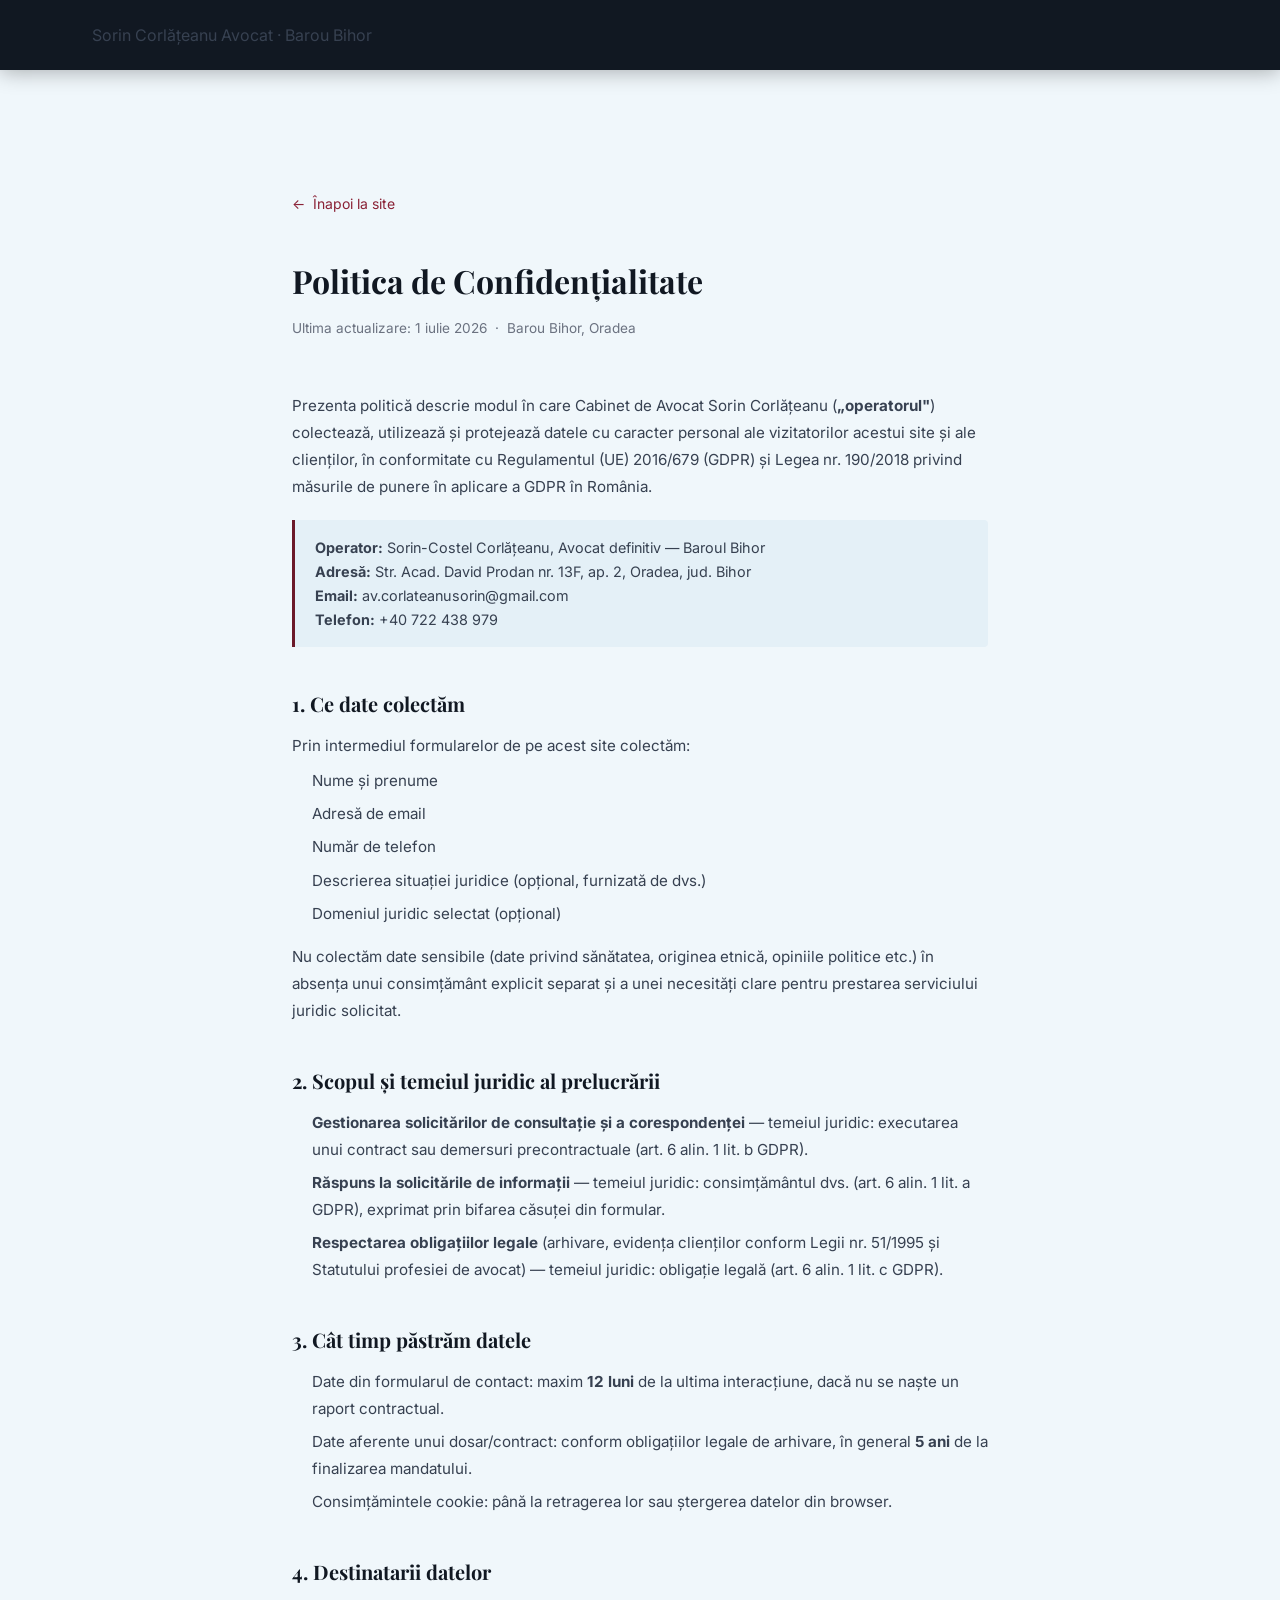
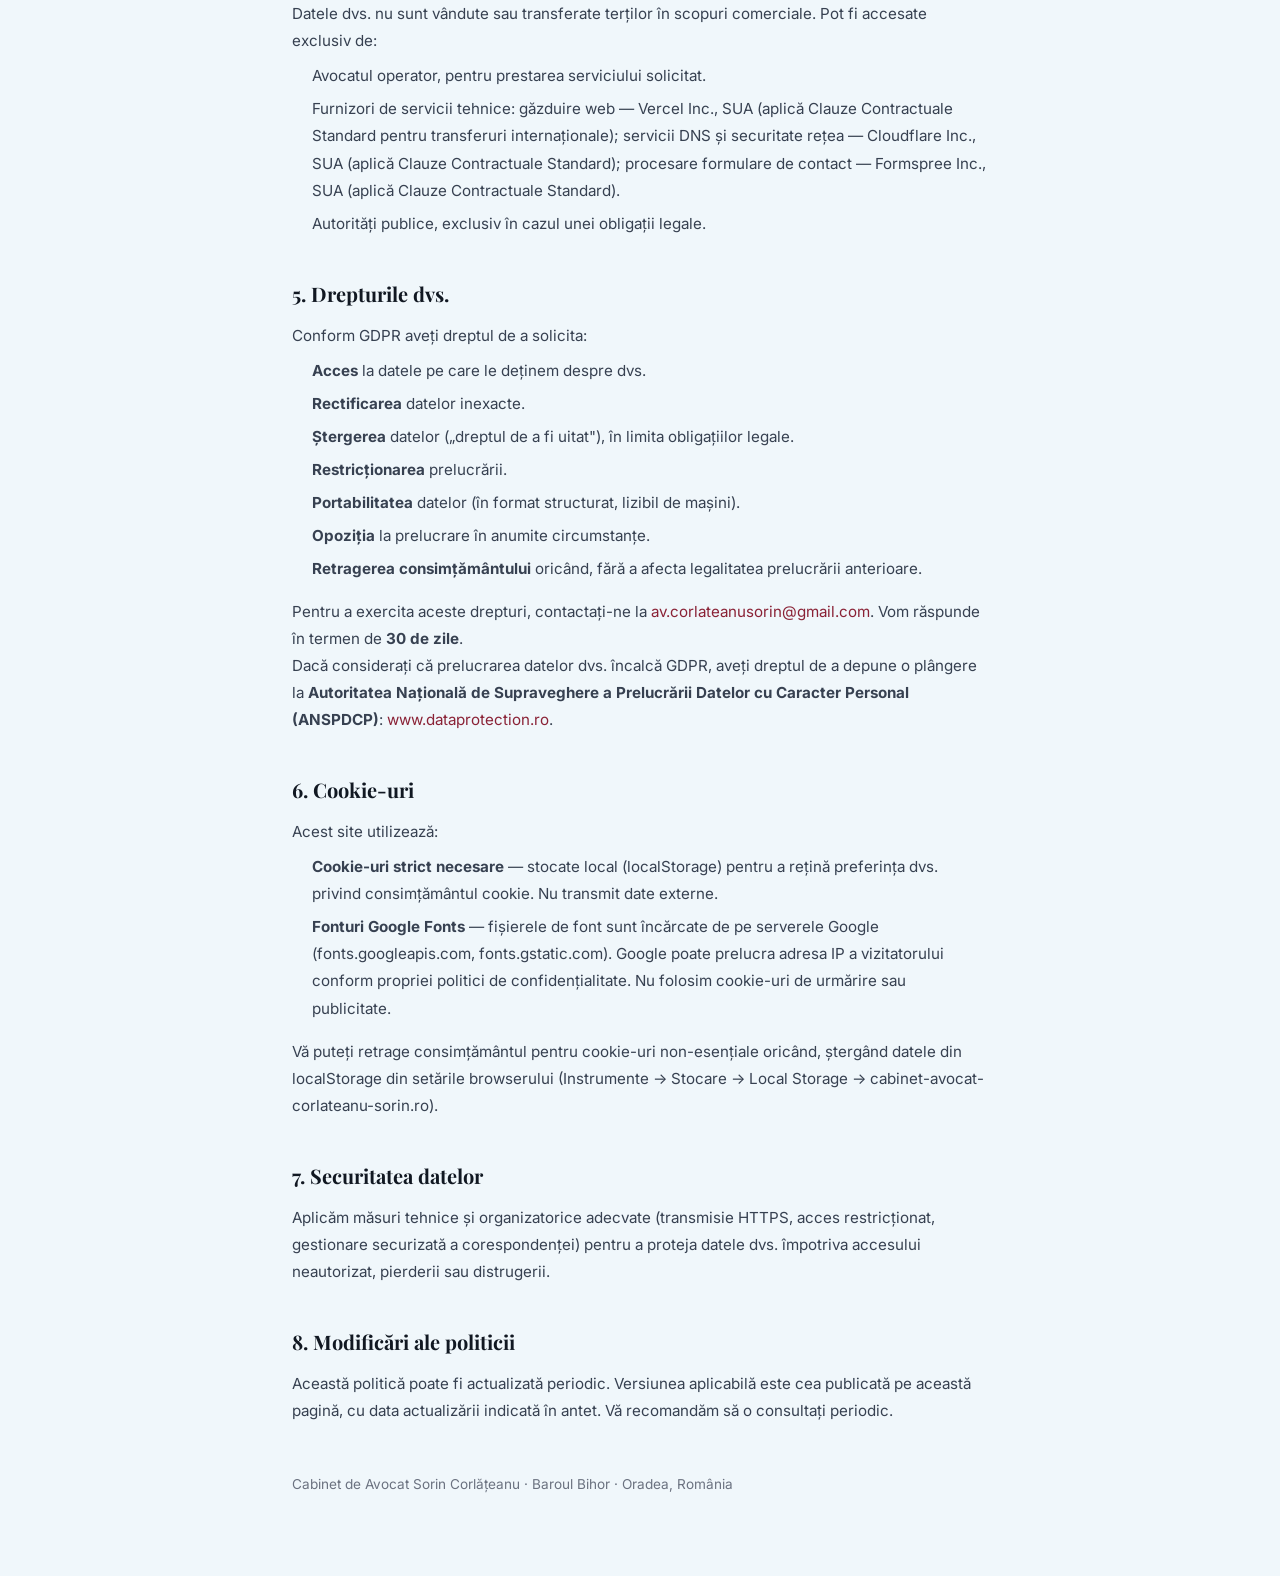
<file: politica-confidentialitate.html>
<!DOCTYPE html>
<html lang="ro">
<head>
  <meta charset="UTF-8">
  <meta name="viewport" content="width=device-width, initial-scale=1.0">
  <meta name="robots" content="noindex, follow">
  <title>Politica de Confidențialitate — Av. Sorin Corlățeanu</title>
  <link rel="preconnect" href="https://fonts.googleapis.com">
  <link rel="preconnect" href="https://fonts.gstatic.com" crossorigin>
  <link href="https://fonts.googleapis.com/css2?family=Playfair+Display:ital,wght@0,400;0,600;0,700;1,400&family=Inter:wght@300;400;500;600&display=swap" rel="stylesheet">
  <link rel="stylesheet" href="css/style.css">
  <style>
    .policy-page { max-width: 760px; margin: 0 auto; padding: 120px 32px 80px; }
    .policy-page h1 { font-family: var(--serif); font-size: 2rem; color: var(--text-1); margin-bottom: 8px; }
    .policy-page .meta { font-size: 0.85rem; color: var(--text-3); margin-bottom: 52px; }
    .policy-page h2 { font-family: var(--serif); font-size: 1.25rem; color: var(--text-1); margin: 40px 0 12px; }
    .policy-page p, .policy-page li { font-size: 0.95rem; line-height: 1.78; color: var(--text-2); }
    .policy-page ul { padding-left: 20px; margin: 8px 0 16px; }
    .policy-page li { margin-bottom: 6px; }
    .policy-page a { color: var(--gold-mid); }
    .policy-page a:hover { color: var(--gold-light); }
    .back-link { display: inline-flex; align-items: center; gap: 8px; font-size: 0.875rem; color: var(--text-3); text-decoration: none; margin-bottom: 40px; }
    .back-link:hover { color: var(--gold-mid); }
    .back-link::before { content: '←'; }
    .highlight-box { background: var(--bg-alt); border-left: 3px solid var(--gold); border-radius: 0 var(--r-sm) var(--r-sm) 0; padding: 16px 20px; margin: 20px 0; font-size: 0.9rem; color: var(--text-2); }
  </style>
</head>
<body>
  <nav class="navbar scrolled" style="position:relative;">
    <div class="nav-container">
      <a href="index.html" class="nav-brand">
        <span class="brand-name">Sorin Corlățeanu</span>
        <span class="brand-subtitle">Avocat · Barou Bihor</span>
      </a>
    </div>
  </nav>

  <main class="policy-page">
    <a href="index.html" class="back-link">Înapoi la site</a>

    <h1>Politica de Confidențialitate</h1>
    <p class="meta">Ultima actualizare: 1 iulie 2026 &nbsp;·&nbsp; Barou Bihor, Oradea</p>

    <p>
      Prezenta politică descrie modul în care Cabinet de Avocat Sorin Corlățeanu
      (<strong>„operatorul"</strong>) colectează, utilizează și protejează datele cu caracter
      personal ale vizitatorilor acestui site și ale clienților, în conformitate cu
      Regulamentul (UE) 2016/679 (GDPR) și Legea nr. 190/2018 privind măsurile de punere în aplicare a GDPR în România.
    </p>

    <div class="highlight-box">
      <strong>Operator:</strong> Sorin-Costel Corlățeanu, Avocat definitiv — Baroul Bihor<br>
      <strong>Adresă:</strong> Str. Acad. David Prodan nr. 13F, ap. 2, Oradea, jud. Bihor<br>
      <strong>Email:</strong> av.corlateanusorin@gmail.com<br>
      <strong>Telefon:</strong> +40 722 438 979
    </div>

    <h2>1. Ce date colectăm</h2>
    <p>Prin intermediul formularelor de pe acest site colectăm:</p>
    <ul>
      <li>Nume și prenume</li>
      <li>Adresă de email</li>
      <li>Număr de telefon</li>
      <li>Descrierea situației juridice (opțional, furnizată de dvs.)</li>
      <li>Domeniul juridic selectat (opțional)</li>
    </ul>
    <p>
      Nu colectăm date sensibile (date privind sănătatea, originea etnică, opiniile politice etc.)
      în absența unui consimțământ explicit separat și a unei necesități clare pentru prestarea
      serviciului juridic solicitat.
    </p>

    <h2>2. Scopul și temeiul juridic al prelucrării</h2>
    <ul>
      <li>
        <strong>Gestionarea solicitărilor de consultație și a corespondenței</strong> —
        temeiul juridic: executarea unui contract sau demersuri precontractuale
        (art. 6 alin. 1 lit. b GDPR).
      </li>
      <li>
        <strong>Răspuns la solicitările de informații</strong> —
        temeiul juridic: consimțământul dvs. (art. 6 alin. 1 lit. a GDPR),
        exprimat prin bifarea căsuței din formular.
      </li>
      <li>
        <strong>Respectarea obligațiilor legale</strong> (arhivare, evidența clienților conform
        Legii nr. 51/1995 și Statutului profesiei de avocat) —
        temeiul juridic: obligație legală (art. 6 alin. 1 lit. c GDPR).
      </li>
    </ul>

    <h2>3. Cât timp păstrăm datele</h2>
    <ul>
      <li>Date din formularul de contact: maxim <strong>12 luni</strong> de la ultima interacțiune, dacă nu se naște un raport contractual.</li>
      <li>Date aferente unui dosar/contract: conform obligațiilor legale de arhivare, în general <strong>5 ani</strong> de la finalizarea mandatului.</li>
      <li>Consimțămintele cookie: până la retragerea lor sau ștergerea datelor din browser.</li>
    </ul>

    <h2>4. Destinatarii datelor</h2>
    <p>
      Datele dvs. nu sunt vândute sau transferate terților în scopuri comerciale.
      Pot fi accesate exclusiv de:
    </p>
    <ul>
      <li>Avocatul operator, pentru prestarea serviciului solicitat.</li>
      <li>Furnizori de servicii tehnice: găzduire web — Vercel Inc., SUA (aplică Clauze Contractuale Standard pentru transferuri internaționale); servicii DNS și securitate rețea — Cloudflare Inc., SUA (aplică Clauze Contractuale Standard); procesare formulare de contact — Formspree Inc., SUA (aplică Clauze Contractuale Standard).</li>
      <li>Autorități publice, exclusiv în cazul unei obligații legale.</li>
    </ul>

    <h2>5. Drepturile dvs.</h2>
    <p>Conform GDPR aveți dreptul de a solicita:</p>
    <ul>
      <li><strong>Acces</strong> la datele pe care le deținem despre dvs.</li>
      <li><strong>Rectificarea</strong> datelor inexacte.</li>
      <li><strong>Ștergerea</strong> datelor („dreptul de a fi uitat"), în limita obligațiilor legale.</li>
      <li><strong>Restricționarea</strong> prelucrării.</li>
      <li><strong>Portabilitatea</strong> datelor (în format structurat, lizibil de mașini).</li>
      <li><strong>Opoziția</strong> la prelucrare în anumite circumstanțe.</li>
      <li><strong>Retragerea consimțământului</strong> oricând, fără a afecta legalitatea prelucrării anterioare.</li>
    </ul>
    <p>
      Pentru a exercita aceste drepturi, contactați-ne la
      <a href="mailto:av.corlateanusorin@gmail.com">av.corlateanusorin@gmail.com</a>.
      Vom răspunde în termen de <strong>30 de zile</strong>.
    </p>
    <p>
      Dacă considerați că prelucrarea datelor dvs. încalcă GDPR, aveți dreptul de a depune o
      plângere la <strong>Autoritatea Națională de Supraveghere a Prelucrării Datelor cu Caracter Personal (ANSPDCP)</strong>:
      <a href="https://www.dataprotection.ro" target="_blank" rel="noopener">www.dataprotection.ro</a>.
    </p>

    <h2 id="cookies">6. Cookie-uri</h2>
    <p>Acest site utilizează:</p>
    <ul>
      <li>
        <strong>Cookie-uri strict necesare</strong> — stocate local (localStorage) pentru a rețină
        preferința dvs. privind consimțământul cookie. Nu transmit date externe.
      </li>
      <li>
        <strong>Fonturi Google Fonts</strong> — fișierele de font sunt încărcate de pe serverele
        Google (fonts.googleapis.com, fonts.gstatic.com). Google poate prelucra adresa IP a
        vizitatorului conform propriei politici de confidențialitate. Nu folosim cookie-uri
        de urmărire sau publicitate.
      </li>
    </ul>
    <p>
      Vă puteți retrage consimțământul pentru cookie-uri non-esențiale oricând,
      ștergând datele din localStorage din setările browserului (Instrumente → Stocare →
      Local Storage → cabinet-avocat-corlateanu-sorin.ro).
    </p>

    <h2>7. Securitatea datelor</h2>
    <p>
      Aplicăm măsuri tehnice și organizatorice adecvate (transmisie HTTPS, acces restricționat,
      gestionare securizată a corespondenței) pentru a proteja datele dvs. împotriva
      accesului neautorizat, pierderii sau distrugerii.
    </p>

    <h2>8. Modificări ale politicii</h2>
    <p>
      Această politică poate fi actualizată periodic. Versiunea aplicabilă este cea publicată
      pe această pagină, cu data actualizării indicată în antet. Vă recomandăm să o consultați
      periodic.
    </p>

    <p style="margin-top: 48px; font-size: 0.85rem; color: var(--text-3);">
      Cabinet de Avocat Sorin Corlățeanu · Baroul Bihor · Oradea, România
    </p>
  </main>
</body>
</html>
</file>
<file: css/style.css>
/* ============================================================
   VARIABILE & RESET
   ============================================================ */
:root {
  /* Fundal */
  --bg-page:    #f0f7fb;      /* albastru marin foarte deschis */
  --bg-alt:     #e4f0f7;      /* ușor mai adânc — secțiuni alternante */
  --bg-dark:    #111822;      /* nav + footer */
  --bg-card:    #ffffff;      /* carduri albe pe fundal albastru — contrast curat */

  /* Accent — bordeaux / vișiniu închis */
  --gold:        #6b1929;
  --gold-mid:    #8a2236;
  --gold-light:  #b03050;
  --gold-alpha:  rgba(107, 25, 41, 0.07);
  --gold-border: rgba(107, 25, 41, 0.16);

  /* Text */
  --text-1:  #111822;         /* titluri */
  --text-2:  #374151;         /* corp de text */
  --text-3:  #6b7280;         /* text secundar */
  --text-inv:#f0ece3;         /* text pe fundal închis */

  /* Borduri */
  --border:      #e4ddd1;
  --border-dark: #cdc5b5;

  /* Stare */
  --success: #2d6e4a;
  --warning: #9a5818;

  /* Dimensiuni */
  --r-sm:  4px;
  --r-md:  8px;
  --r-lg:  14px;
  --r-xl:  20px;

  --shadow-card:  0 2px 18px rgba(0,0,0,0.07);
  --shadow-hover: 0 4px 28px rgba(0,0,0,0.12);

  --serif: 'Playfair Display', Georgia, 'Times New Roman', serif;
  --sans:  'Inter', system-ui, -apple-system, sans-serif;

  --ease: 0.25s ease;
  --nav-h: 70px;
}

*, *::before, *::after { box-sizing: border-box; margin: 0; padding: 0; }
html { scroll-behavior: smooth; font-size: 16px; }
body {
  background: var(--bg-page);
  color: var(--text-2);
  font-family: var(--sans);
  line-height: 1.65;
  overflow-x: hidden;
}
a { color: inherit; text-decoration: none; }
ul { list-style: none; }
img { max-width: 100%; display: block; }
button { cursor: pointer; border: none; background: none; font-family: inherit; color: inherit; }
input, textarea, select { font-family: inherit; }

/* ============================================================
   LAYOUT
   ============================================================ */
.container {
  max-width: 1160px;
  margin: 0 auto;
  padding: 0 32px;
}
.section { padding: 96px 0; }

.section-header {
  text-align: center;
  max-width: 660px;
  margin: 0 auto 64px;
}
.section-label {
  display: block;
  font-size: 0.7rem;
  font-weight: 600;
  letter-spacing: 0.22em;
  text-transform: uppercase;
  color: var(--gold-mid);
  margin-bottom: 14px;
}
.section-title {
  font-family: var(--serif);
  font-size: clamp(1.8rem, 3.4vw, 2.5rem);
  font-weight: 600;
  color: var(--text-1);
  line-height: 1.24;
  margin-bottom: 18px;
}
.section-title em { font-style: italic; color: var(--gold-mid); }
.section-title .accent-plain { font-style: normal; color: var(--gold-mid); }
.section-subtitle { color: var(--text-3); font-size: 1rem; line-height: 1.75; }

/* ============================================================
   BUTOANE
   ============================================================ */
.btn {
  display: inline-flex;
  align-items: center;
  gap: 9px;
  padding: 13px 30px;
  border-radius: var(--r-sm);
  font-size: 0.875rem;
  font-weight: 500;
  letter-spacing: 0.04em;
  transition: background var(--ease), color var(--ease), border-color var(--ease);
  cursor: pointer;
  white-space: nowrap;
}
.btn-primary {
  background: var(--text-1);
  color: #ffffff;
  border: 2px solid var(--text-1);
}
.btn-primary:hover {
  background: #1e2d40;
  border-color: #1e2d40;
}
.btn-ghost {
  background: transparent;
  color: var(--text-1);
  border: 2px solid var(--border-dark);
}
.btn-ghost:hover {
  border-color: var(--gold);
  color: var(--gold);
}
.btn-full { width: 100%; justify-content: center; }
.btn-sm { padding: 8px 18px; font-size: 0.82rem; }
.optional { font-size: 0.76rem; color: var(--text-3); font-weight: 400; }

/* ============================================================
   NAVIGARE
   ============================================================ */
.navbar {
  position: fixed;
  top: 0; left: 0; right: 0;
  z-index: 900;
  height: var(--nav-h);
  background: var(--bg-dark);
}
.navbar.scrolled {
  box-shadow: 0 2px 20px rgba(0,0,0,0.3);
}
.nav-container {
  max-width: 1160px;
  margin: 0 auto;
  padding: 0 32px;
  height: 100%;
  display: flex;
  align-items: center;
  justify-content: space-between;
}
.nav-logo { display: flex; align-items: center; gap: 13px; }
.logo-initials {
  width: 38px; height: 38px;
  border: 1px solid var(--gold-light);
  border-radius: 50%;
  display: flex; align-items: center; justify-content: center;
  font-family: var(--serif);
  font-size: 0.78rem;
  color: var(--gold-light);
  font-weight: 600;
  flex-shrink: 0;
  letter-spacing: 0.04em;
}
.logo-name {
  font-family: var(--serif);
  font-size: 1rem;
  color: var(--text-inv);
  letter-spacing: 0.03em;
}
.nav-links { display: flex; align-items: center; gap: 2px; }
.nav-link {
  padding: 8px 14px;
  font-size: 0.82rem;
  color: rgba(240,236,227,0.7);
  letter-spacing: 0.03em;
  transition: color var(--ease);
  position: relative;
}
.nav-link::after {
  content: '';
  position: absolute;
  bottom: 2px; left: 14px; right: 14px;
  height: 1px;
  background: var(--gold-light);
  transform: scaleX(0);
  transition: transform var(--ease);
  transform-origin: center;
}
.nav-link:hover, .nav-link.active { color: var(--text-inv); }
.nav-link:hover::after, .nav-link.active::after { transform: scaleX(1); }

.nav-toggle {
  display: none; flex-direction: column; gap: 5px; padding: 8px;
}
.nav-toggle span {
  display: block; width: 23px; height: 1.5px;
  background: var(--text-inv);
  border-radius: 2px;
  transition: var(--ease);
}
.nav-toggle.open span:nth-child(1) { transform: translateY(6.5px) rotate(45deg); }
.nav-toggle.open span:nth-child(2) { opacity: 0; }
.nav-toggle.open span:nth-child(3) { transform: translateY(-6.5px) rotate(-45deg); }

/* ============================================================
   HERO
   ============================================================ */
.hero {
  position: relative;
  min-height: 100vh;
  display: flex;
  flex-direction: column;
  align-items: center;
  justify-content: center;
  background: var(--bg-alt);
  overflow: hidden;
}

/* Linie decorativă stânga */
.hero::before {
  content: '';
  position: absolute;
  left: 72px; top: 18%; bottom: 18%;
  width: 1px;
  background: linear-gradient(to bottom, transparent, var(--gold-border), transparent);
}
/* Linie decorativă dreapta */
.hero::after {
  content: '';
  position: absolute;
  right: 72px; top: 18%; bottom: 18%;
  width: 1px;
  background: linear-gradient(to bottom, transparent, var(--gold-border), transparent);
}

.hero-content {
  position: relative;
  text-align: center;
  padding: 0 40px;
  max-width: 780px;
}
.hero-pretitle {
  font-size: 0.7rem;
  font-weight: 500;
  letter-spacing: 0.3em;
  text-transform: uppercase;
  color: var(--gold-mid);
  margin-bottom: 26px;
}
.hero-name {
  font-family: var(--serif);
  font-size: clamp(2.8rem, 6vw, 4.5rem);
  font-weight: 700;
  line-height: 1.08;
  color: var(--text-1);
  margin-bottom: 26px;
  letter-spacing: -0.01em;
}
.hero-name em { font-style: italic; color: var(--gold-mid); }

.hero-tagline {
  font-size: 1rem;
  color: var(--text-3);
  max-width: 520px;
  margin: 0 auto 44px;
  line-height: 1.8;
}
.hero-actions {
  display: flex;
  align-items: center;
  justify-content: center;
  gap: 14px;
  flex-wrap: wrap;
}

/* Hero meta — info strip sub butoane */
.hero-meta {
  display: flex;
  align-items: center;
  justify-content: center;
  gap: 14px;
  margin-top: 36px;
  flex-wrap: wrap;
}
.hero-meta-item {
  font-size: 0.75rem;
  color: var(--text-3);
  display: flex;
  align-items: center;
  gap: 7px;
  letter-spacing: 0.03em;
}
.hero-meta-item i {
  color: var(--gold-mid);
  font-size: 0.7rem;
}
.hero-meta-sep {
  color: var(--border-dark);
  font-size: 1rem;
  line-height: 1;
  user-select: none;
}

/* Scroll indicator — poziționat absolut, fără conflict de transform */
.hero-scroll-indicator {
  position: absolute;
  bottom: 36px;
  left: 0; right: 0;
  display: flex;
  flex-direction: column;
  align-items: center;
  gap: 8px;
  color: var(--text-3);
  font-size: 0.62rem;
  letter-spacing: 0.2em;
  text-transform: uppercase;
  pointer-events: none;
}
.scroll-line {
  width: 1px;
  height: 44px;
  background: linear-gradient(to bottom, var(--gold-mid), transparent);
  animation: scrollPulse 2.6s ease-in-out infinite;
}
@keyframes scrollPulse {
  0%   { transform: scaleY(0); transform-origin: top; opacity: 0; }
  40%  { opacity: 1; }
  50%  { transform: scaleY(1); transform-origin: top; }
  51%  { transform: scaleY(1); transform-origin: bottom; }
  90%  { opacity: 1; }
  100% { transform: scaleY(0); transform-origin: bottom; opacity: 0; }
}

/* ============================================================
   DESPRE
   ============================================================ */
.despre { background: var(--bg-page); }
.despre-grid {
  display: grid;
  grid-template-columns: 340px 1fr;
  gap: 80px;
  align-items: start;
}
.despre-image-col { position: relative; }
.despre-img {
  width: 100%;
  aspect-ratio: 3 / 4;
  object-fit: cover;
  object-position: center top;
  border-radius: var(--r-lg);
  display: block;
}
.image-placeholder {
  width: 100%;
  aspect-ratio: 3 / 4;
  background: var(--bg-alt);
  border: 1px solid var(--border);
  border-radius: var(--r-lg);
  display: flex; flex-direction: column;
  align-items: center; justify-content: center;
  gap: 16px;
  color: var(--text-3);
}
.image-placeholder i { font-size: 3rem; color: var(--gold-light); opacity: 0.4; }
.image-placeholder span { font-size: 0.75rem; letter-spacing: 0.12em; text-transform: uppercase; }

.despre-badge {
  position: absolute;
  bottom: -20px; right: -20px;
  width: 106px; height: 106px;
  background: var(--text-1);
  border-radius: 50%;
  display: flex; flex-direction: column;
  align-items: center; justify-content: center;
  color: #fff;
}
.badge-number {
  font-family: var(--serif);
  font-size: 1.8rem; font-weight: 700; line-height: 1;
}
.badge-label {
  font-size: 0.56rem; font-weight: 600;
  text-align: center; text-transform: uppercase;
  letter-spacing: 0.07em; margin-top: 5px;
  color: var(--gold-light);
}

.despre-content .section-label,
.despre-content .section-title { text-align: left; }
.despre-text { color: var(--text-3); line-height: 1.82; margin-bottom: 20px; }

.despre-stats {
  display: grid; grid-template-columns: repeat(3, 1fr);
  gap: 0;
  margin: 36px 0;
  border: 1px solid var(--border);
  border-radius: var(--r-md);
  overflow: hidden;
}
.stat {
  text-align: center;
  padding: 22px 16px;
  border-right: 1px solid var(--border);
}
.stat:last-child { border-right: none; }
.stat-number {
  display: block;
  font-family: var(--serif);
  font-size: 2rem; font-weight: 700;
  color: var(--gold-mid);
  line-height: 1; margin-bottom: 6px;
}
.stat-label { font-size: 0.7rem; color: var(--text-3); text-transform: uppercase; letter-spacing: 0.07em; }

.despre-credentials { display: flex; flex-direction: column; gap: 18px; }

/* Limbi de comunicare */
.limbi-section {
  margin-top: 32px;
  padding-top: 28px;
  border-top: 1px solid var(--border);
}
.limbi-title {
  font-size: 0.68rem;
  font-weight: 600;
  letter-spacing: 0.18em;
  text-transform: uppercase;
  color: var(--gold-mid);
  margin-bottom: 18px;
}
.limbi-list { display: flex; flex-direction: column; gap: 14px; }
.limba-item {
  display: grid;
  grid-template-columns: 200px 1fr;
  align-items: center;
  gap: 18px;
}
.limba-name {
  display: block;
  font-size: 0.875rem;
  font-weight: 500;
  color: var(--text-1);
  margin-bottom: 2px;
}
.limba-level { font-size: 0.74rem; color: var(--text-3); }
.limba-bar {
  height: 3px;
  background: var(--border);
  border-radius: 2px;
  overflow: hidden;
}
.limba-fill {
  height: 100%;
  background: linear-gradient(to right, var(--gold-mid), var(--gold-light));
  border-radius: 2px;
}
.credential { display: flex; align-items: flex-start; gap: 14px; }
.credential i { font-size: 1rem; color: var(--gold-mid); margin-top: 3px; flex-shrink: 0; width: 18px; }
.credential strong { display: block; color: var(--text-1); font-size: 0.9rem; margin-bottom: 2px; }
.credential span { font-size: 0.82rem; color: var(--text-3); }

/* ============================================================
   SERVICII
   ============================================================ */
.servicii { background: var(--bg-alt); }
.servicii-grid {
  display: grid; grid-template-columns: repeat(3, 1fr); gap: 20px;
}
/* 2 domenii principale — centrat, mai lat */
.servicii-grid--2 {
  grid-template-columns: repeat(2, 1fr);
  max-width: 760px;
  margin: 0 auto;
}

/* Domeniu complementar */
.servicii-complementare {
  max-width: 760px;
  margin: 28px auto 0;
}
.complementare-label {
  display: block;
  font-size: 0.68rem;
  font-weight: 600;
  letter-spacing: 0.18em;
  text-transform: uppercase;
  color: var(--text-3);
  margin-bottom: 10px;
  padding-left: 2px;
}
.complementare-item {
  display: flex;
  align-items: center;
  gap: 16px;
  background: var(--bg-card);
  border: 1px solid var(--border);
  border-left: 3px solid var(--gold-border);
  border-radius: var(--r-md);
  padding: 16px 20px;
  transition: border-color var(--ease);
}
.complementare-item:hover { border-left-color: var(--gold-mid); }
.complementare-icon {
  width: 36px; height: 36px; flex-shrink: 0;
  background: var(--bg-alt);
  border-radius: var(--r-sm);
  display: flex; align-items: center; justify-content: center;
}
.complementare-icon i { font-size: 0.95rem; color: var(--gold-mid); }
.complementare-text { flex: 1; }
.complementare-text strong { display: block; font-size: 0.9rem; color: var(--text-1); margin-bottom: 3px; }
.complementare-text span { font-size: 0.8rem; color: var(--text-3); line-height: 1.5; }

.serviciu-card {
  background: var(--bg-card);
  border: 1px solid var(--border);
  border-radius: var(--r-lg);
  padding: 36px 28px;
  transition: border-color var(--ease), box-shadow var(--ease);
  display: flex;
  flex-direction: column;
}
.serviciu-card:hover {
  border-color: var(--gold-border);
  box-shadow: var(--shadow-hover);
}
.serviciu-icon {
  width: 48px; height: 48px;
  background: var(--bg-alt);
  border: 1px solid var(--border);
  border-radius: var(--r-md);
  display: flex; align-items: center; justify-content: center;
  margin-bottom: 20px;
  transition: border-color var(--ease), background var(--ease);
}
.serviciu-card:hover .serviciu-icon {
  background: var(--gold-alpha);
  border-color: var(--gold-border);
}
.serviciu-icon i { font-size: 1.2rem; color: var(--gold-mid); }
.serviciu-card h3 { font-family: var(--serif); font-size: 1.1rem; color: var(--text-1); margin-bottom: 10px; }
.serviciu-card p { font-size: 0.875rem; color: var(--text-3); line-height: 1.72; margin-bottom: 20px; flex: 1; }
.svc-lines { font-size: 0.875rem; color: var(--text-3); line-height: 1.72; margin-bottom: 20px; flex: 1; }
.svc-lines span { display: block; }
.card-link {
  font-size: 0.81rem; color: var(--gold); font-weight: 500;
  display: flex; align-items: center; gap: 7px;
  transition: color var(--ease), gap var(--ease);
}
.card-link:hover { gap: 11px; color: var(--gold-mid); }

/* ============================================================
   SPETE
   ============================================================ */
.spete { background: var(--bg-page); }

.spete-filters {
  display: flex; flex-wrap: wrap; gap: 8px;
  justify-content: center; margin-bottom: 48px;
}
.filter-btn {
  padding: 7px 18px;
  border: 1px solid var(--border);
  border-radius: 100px;
  font-size: 0.8rem; color: var(--text-3);
  background: transparent;
  transition: all var(--ease);
}
.filter-btn:hover { border-color: var(--gold-border); color: var(--gold); }
.filter-btn.active { background: var(--text-1); border-color: var(--text-1); color: #fff; font-weight: 500; }

.spete-grid { display: grid; grid-template-columns: repeat(3, 1fr); gap: 20px; }

.speta-card {
  background: var(--bg-card);
  border: 1px solid var(--border);
  border-radius: var(--r-lg);
  padding: 26px;
  display: flex; flex-direction: column; gap: 14px;
  transition: border-color var(--ease), box-shadow var(--ease);
}
.speta-card:hover { border-color: var(--gold-border); box-shadow: var(--shadow-card); }

.speta-header { display: flex; align-items: center; justify-content: space-between; gap: 8px; }
.speta-badge {
  font-size: 0.66rem; font-weight: 600;
  letter-spacing: 0.07em; text-transform: uppercase;
  padding: 4px 11px; border-radius: 100px;
}
.speta-badge.penal           { background: #fff0f0; color: #b83232; }
.speta-badge.procesual       { background: #eff4ff; color: #3b6fcb; }
.speta-badge.contraventional { background: #fff8ee; color: #9a5010; }
.speta-badge.publicatie      { background: var(--gold-alpha); color: var(--gold-mid); }
.speta-author { font-size: 0.8rem; color: var(--text-3); margin: 10px 0 0; display: flex; align-items: center; gap: 6px; }

.speta-date { font-size: 0.74rem; color: var(--text-3); flex-shrink: 0; }
.speta-title { font-family: var(--serif); font-size: 1rem; color: var(--text-1); line-height: 1.44; }
.speta-summary { font-size: 0.855rem; color: var(--text-3); line-height: 1.72; flex: 1; }
.speta-footer {
  display: flex; align-items: center; justify-content: space-between; gap: 10px;
  padding-top: 14px; border-top: 1px solid var(--border);
}
.speta-result { font-size: 0.75rem; font-weight: 500; display: flex; align-items: center; gap: 6px; }
.result-success { color: var(--success); }
.result-partial { color: var(--warning); }
.speta-btn {
  font-size: 0.79rem; color: var(--gold); font-weight: 500;
  display: flex; align-items: center; gap: 6px;
  transition: color var(--ease), gap var(--ease);
  background: none; border: none; cursor: pointer; white-space: nowrap;
}
.speta-btn:hover { gap: 10px; color: var(--gold-mid); }
.spete-coming-soon {
  text-align: center;
  padding: 52px 24px;
  border: 1px dashed var(--gold-border);
  border-radius: var(--r-lg);
  color: var(--text-3);
}
.spete-coming-soon i {
  font-size: 2rem;
  color: var(--gold-mid);
  opacity: 0.4;
  margin-bottom: 14px;
  display: block;
}
.spete-coming-soon p {
  font-size: 0.92rem;
  font-style: italic;
}
.spete-cta { text-align: center; margin-top: 48px; }

/* ============================================================
   MODAL SPEȚĂ
   ============================================================ */
.modal-overlay {
  position: fixed; inset: 0;
  background: rgba(17,24,34,0.55);
  backdrop-filter: blur(4px);
  z-index: 1000;
  display: none;
  align-items: center; justify-content: center;
  padding: 24px;
}
.modal-overlay.open { display: flex; }
.modal {
  background: var(--bg-card);
  border: 1px solid var(--border);
  border-radius: var(--r-xl);
  padding: 48px 52px;
  max-width: 660px; width: 100%;
  max-height: 88vh; overflow-y: auto;
  position: relative;
  box-shadow: 0 24px 60px rgba(0,0,0,0.2);
}
.modal-close {
  position: absolute; top: 18px; right: 18px;
  width: 34px; height: 34px; border-radius: 50%;
  background: var(--bg-alt); color: var(--text-3);
  display: flex; align-items: center; justify-content: center;
  font-size: 0.88rem;
  transition: all var(--ease);
}
.modal-close:hover { background: var(--text-1); color: #fff; }
.modal-badge-el { display: inline-block; margin-bottom: 16px; }
.modal-title { font-family: var(--serif); font-size: 1.45rem; color: var(--text-1); margin-bottom: 8px; }
.modal-meta { font-size: 0.8rem; color: var(--text-3); margin-bottom: 22px; }
.modal-body { color: var(--text-3); line-height: 1.8; font-size: 0.9rem; }
.modal-body p + p { margin-top: 12px; }
.modal-result-el {
  margin-top: 22px; padding: 14px 16px;
  background: var(--bg-alt);
  border-left: 3px solid var(--gold-mid);
  border-radius: 0 var(--r-sm) var(--r-sm) 0;
  font-size: 0.86rem; color: var(--text-2);
}

/* ============================================================
   PROGRAMARE / CALENDAR
   ============================================================ */
.programare { background: var(--bg-alt); }
.programare-layout {
  display: grid; grid-template-columns: 1fr 1fr;
  gap: 40px; align-items: start;
}
.calendar-col { display: flex; flex-direction: column; gap: 20px; }

.calendar {
  background: var(--bg-card);
  border: 1px solid var(--border);
  border-radius: var(--r-lg);
  padding: 26px;
}
.calendar-header { display: flex; align-items: center; justify-content: space-between; margin-bottom: 22px; }
.cal-nav {
  width: 34px; height: 34px; border-radius: 50%;
  border: 1px solid var(--border); color: var(--text-3);
  display: flex; align-items: center; justify-content: center;
  font-size: 0.78rem; transition: all var(--ease);
}
.cal-nav:hover { background: var(--text-1); border-color: var(--text-1); color: #fff; }
.cal-month-year { font-family: var(--serif); font-size: 1rem; color: var(--text-1); }

.calendar-weekdays {
  display: grid; grid-template-columns: repeat(7, 1fr);
  gap: 2px; margin-bottom: 6px;
}
.calendar-weekdays span {
  text-align: center; font-size: 0.66rem; font-weight: 600;
  letter-spacing: 0.05em; text-transform: uppercase;
  color: var(--text-3); padding: 4px 0;
}
.wd-weekend { opacity: 0.45; }

.calendar-days { display: grid; grid-template-columns: repeat(7, 1fr); gap: 2px; }
.cal-day {
  aspect-ratio: 1;
  display: flex; align-items: center; justify-content: center;
  border-radius: var(--r-sm); font-size: 0.82rem; color: var(--text-2);
  cursor: pointer; transition: all var(--ease); position: relative;
  user-select: none;
}
.cal-day.empty { cursor: default; }
.cal-day.past { color: var(--text-3); opacity: 0.35; cursor: not-allowed; pointer-events: none; }
.cal-day.weekend { color: var(--text-3); opacity: 0.4; cursor: not-allowed; pointer-events: none; }
.cal-day.available:hover { background: var(--gold-alpha); color: var(--gold-mid); }
.cal-day.today { background: var(--bg-alt); font-weight: 600; }
.cal-day.booked::after {
  content: '';
  position: absolute; bottom: 3px; left: 50%; transform: translateX(-50%);
  width: 4px; height: 4px; background: var(--gold-mid); border-radius: 50%; opacity: 0.4;
}
.cal-day.selected { background: var(--text-1) !important; color: #fff !important; font-weight: 600; }
.cal-day.selected::after { display: none; }

.calendar-legend {
  display: flex; gap: 18px; flex-wrap: wrap;
  margin-top: 18px; padding-top: 14px;
  border-top: 1px solid var(--border);
}
.legend-item { display: flex; align-items: center; gap: 7px; font-size: 0.7rem; color: var(--text-3); }
.legend-dot { width: 8px; height: 8px; border-radius: 50%; }
.ld-avail   { background: var(--gold-mid); opacity: 0.65; }
.ld-partial { background: transparent; border: 1.5px solid var(--gold-mid); opacity: 0.55; }
.ld-sel     { background: var(--text-1); }

/* Timeslots */
.timeslots-wrapper {
  display: none;
  background: var(--bg-card);
  border: 1px solid var(--border);
  border-radius: var(--r-lg);
  padding: 22px;
}
.timeslots-title {
  font-family: var(--serif); font-size: 0.96rem; color: var(--text-1);
  margin-bottom: 14px; display: flex; align-items: center; gap: 8px; flex-wrap: wrap;
}
.timeslots-title i { color: var(--gold-mid); font-size: 0.9rem; }
.timeslots { display: grid; grid-template-columns: repeat(4, 1fr); gap: 7px; }
.timeslot {
  padding: 9px 4px; text-align: center;
  border: 1px solid var(--border); border-radius: var(--r-sm);
  font-size: 0.8rem; color: var(--text-3); transition: all var(--ease); cursor: pointer;
}
.timeslot:hover:not(.booked-slot) { border-color: var(--gold-border); color: var(--gold-mid); background: var(--gold-alpha); }
.timeslot.selected-slot { background: var(--text-1); border-color: var(--text-1); color: #fff; font-weight: 600; }
.timeslot.booked-slot { opacity: 0.25; cursor: not-allowed; text-decoration: line-through; pointer-events: none; }

/* Formular programare */
.booking-form-wrapper {
  display: none;
  background: var(--bg-card);
  border: 1px solid var(--border);
  border-radius: var(--r-lg);
  padding: 34px;
}
.booking-form-title { font-family: var(--serif); font-size: 1.25rem; color: var(--text-1); margin-bottom: 18px; }
.booking-summary {
  background: var(--bg-alt);
  border-left: 3px solid var(--gold-mid);
  border-radius: 0 var(--r-sm) var(--r-sm) 0;
  padding: 13px 16px; margin-bottom: 24px;
  font-size: 0.875rem; color: var(--text-3); line-height: 1.8;
}
.booking-summary strong { color: var(--text-1); }

.booking-success {
  display: none; text-align: center; padding: 32px 0;
}
.success-icon { font-size: 2.8rem; color: var(--success); margin-bottom: 16px; }
.booking-success h3 { font-family: var(--serif); font-size: 1.45rem; color: var(--text-1); margin-bottom: 10px; }
.booking-success p { color: var(--text-3); margin-bottom: 26px; font-size: 0.9rem; }

/* ============================================================
   FORMULARE (shared)
   ============================================================ */
.form-group { margin-bottom: 16px; }
.form-row { display: grid; grid-template-columns: 1fr 1fr; gap: 14px; }
.form-group label {
  display: block; font-size: 0.78rem; font-weight: 500;
  color: var(--text-2); margin-bottom: 7px; letter-spacing: 0.02em;
}
.form-group input,
.form-group textarea,
.form-group select {
  width: 100%;
  background: var(--bg-alt);
  border: 1px solid var(--border);
  border-radius: var(--r-sm);
  padding: 11px 14px;
  font-size: 0.875rem;
  color: var(--text-1);
  transition: border-color var(--ease), box-shadow var(--ease);
  outline: none;
}
.form-group input::placeholder,
.form-group textarea::placeholder { color: var(--text-3); }
.form-group input:focus,
.form-group textarea:focus,
.form-group select:focus {
  border-color: var(--gold-mid);
  box-shadow: 0 0 0 3px rgba(122,92,20,0.08);
  background: var(--bg-card);
}
.form-group select {
  appearance: none; cursor: pointer;
  background-image: url("data:image/svg+xml,%3Csvg xmlns='http://www.w3.org/2000/svg' width='11' height='7' viewBox='0 0 11 7'%3E%3Cpath d='M1 1l4.5 4.5L10 1' stroke='%236b7280' stroke-width='1.5' fill='none' stroke-linecap='round' stroke-linejoin='round'/%3E%3C/svg%3E");
  background-repeat: no-repeat;
  background-position: right 13px center;
  padding-right: 36px;
}
.form-group textarea { resize: vertical; min-height: 106px; }
.form-checkbox { display: flex; align-items: flex-start; gap: 11px; }
.form-checkbox input[type="checkbox"] {
  width: 16px; height: 16px; flex-shrink: 0; margin-top: 2px;
  accent-color: var(--text-1); cursor: pointer;
}
.form-checkbox label { font-size: 0.79rem; color: var(--text-3); line-height: 1.55; margin-bottom: 0; }
.link-gold { color: var(--gold); text-decoration: underline; }
.link-gold:hover { color: var(--gold-mid); }

/* ============================================================
   CONTACT
   ============================================================ */
.contact { background: var(--bg-page); padding-top: 64px; }
.consult-note {
  margin-top: 16px;
  font-size: 0.83rem;
  color: var(--text-3);
  line-height: 1.6;
  display: flex;
  gap: 8px;
  align-items: flex-start;
}
.consult-note i { color: var(--gold-mid); flex-shrink: 0; margin-top: 2px; }
.contact-grid { display: grid; grid-template-columns: 340px 1fr; gap: 64px; align-items: start; }
.contact-info { display: flex; flex-direction: column; gap: 26px; }
.contact-item { display: flex; align-items: flex-start; gap: 14px; }
.contact-icon {
  width: 42px; height: 42px;
  background: var(--bg-alt);
  border: 1px solid var(--border);
  border-radius: var(--r-md);
  display: flex; align-items: center; justify-content: center; flex-shrink: 0;
}
.contact-icon i { color: var(--gold-mid); font-size: 0.92rem; }
.contact-item strong { display: block; color: var(--text-1); font-size: 0.88rem; margin-bottom: 4px; }
.contact-item p, .contact-item a { color: var(--text-3); font-size: 0.865rem; line-height: 1.6; transition: color var(--ease); }
.contact-item a:hover { color: var(--gold-mid); }
.contact-item:hover .contact-icon i { transform: scale(1.3); }
.contact-icon i { transition: transform 0.2s ease; }
.contact-icon i.icon-active { transform: scale(1.4); }
.contact-trigger { font-weight: 600; color: var(--gold-mid); cursor: default; transition: color var(--ease); }
.contact-trigger:hover { color: var(--gold-light); }
.contact-social { display: flex; gap: 10px; padding-top: 2px; }
.social-link {
  width: 38px; height: 38px;
  border: 1px solid var(--border); border-radius: 50%;
  display: flex; align-items: center; justify-content: center;
  color: var(--text-3); font-size: 0.86rem;
  transition: all var(--ease);
}
.social-link:hover { background: var(--text-1); border-color: var(--text-1); color: #fff; }

.contact-form {
  background: var(--bg-card);
  border: 1px solid var(--border);
  border-radius: var(--r-lg);
  padding: 38px;
}
.contact-success {
  display: none; margin-top: 14px;
  padding: 12px 16px;
  background: #f0faf5; border: 1px solid #b4d8c4;
  border-radius: var(--r-sm);
  color: var(--success); font-size: 0.86rem; text-align: center;
}

/* ============================================================
   FOOTER
   ============================================================ */
.footer {
  background: var(--bg-dark);
  padding: 80px 0 0;
}
.footer-grid {
  display: grid; grid-template-columns: 2fr 1fr 1fr 2fr;
  gap: 44px; margin-bottom: 60px;
}
.footer-logo { display: flex; align-items: center; gap: 13px; margin-bottom: 14px; }
.footer-tagline { font-size: 0.845rem; color: rgba(240,236,227,0.5); line-height: 1.65; margin-bottom: 20px; }
.footer-social { display: flex; gap: 10px; }
.footer-social a {
  width: 34px; height: 34px;
  border: 1px solid rgba(255,255,255,0.12); border-radius: 50%;
  display: flex; align-items: center; justify-content: center;
  color: rgba(240,236,227,0.5); font-size: 0.8rem;
  transition: all var(--ease);
}
.footer-social a:hover { background: var(--gold-mid); border-color: var(--gold-mid); color: #fff; }

.footer-links h4, .footer-legal h4 {
  font-family: var(--sans); font-size: 0.68rem; font-weight: 600;
  letter-spacing: 0.16em; text-transform: uppercase;
  color: var(--gold-light); margin-bottom: 18px;
}
.footer-links ul, .footer-legal ul { display: flex; flex-direction: column; gap: 9px; margin-bottom: 16px; }
.footer-links a, .footer-legal a { font-size: 0.845rem; color: rgba(240,236,227,0.5); transition: color var(--ease); }
.footer-links a:hover, .footer-legal a:hover { color: var(--text-inv); }
.footer-disclaimer {
  font-size: 0.74rem; color: rgba(240,236,227,0.3);
  line-height: 1.65; font-style: italic;
}
.footer-bottom {
  border-top: 1px solid rgba(255,255,255,0.07);
  padding: 24px 0; display: flex; flex-direction: column; gap: 5px;
}
.footer-bottom p { font-size: 0.74rem; color: rgba(240,236,227,0.3); }

/* ============================================================
   ANIMAȚII SCROLL
   ============================================================ */
.anim-fade {
  opacity: 0;
  transform: translateY(20px);
  transition: opacity 0.55s ease, transform 0.55s ease;
}
.anim-fade.visible { opacity: 1; transform: translateY(0); }

.servicii-grid .serviciu-card:nth-child(1) { transition-delay: 0.05s; }
.servicii-grid .serviciu-card:nth-child(2) { transition-delay: 0.11s; }
.servicii-grid .serviciu-card:nth-child(3) { transition-delay: 0.17s; }
.servicii-grid .serviciu-card:nth-child(4) { transition-delay: 0.23s; }
.servicii-grid .serviciu-card:nth-child(5) { transition-delay: 0.29s; }
.servicii-grid .serviciu-card:nth-child(6) { transition-delay: 0.35s; }

.spete-grid .speta-card:nth-child(1) { transition-delay: 0.04s; }
.spete-grid .speta-card:nth-child(2) { transition-delay: 0.09s; }
.spete-grid .speta-card:nth-child(3) { transition-delay: 0.14s; }
.spete-grid .speta-card:nth-child(4) { transition-delay: 0.19s; }
.spete-grid .speta-card:nth-child(5) { transition-delay: 0.24s; }
.spete-grid .speta-card:nth-child(6) { transition-delay: 0.29s; }

/* ============================================================
   RESPONSIVE
   ============================================================ */
@media (max-width: 1060px) {
  .despre-grid { grid-template-columns: 280px 1fr; gap: 52px; }
  .servicii-grid { grid-template-columns: repeat(2, 1fr); }
  .spete-grid { grid-template-columns: repeat(2, 1fr); }
  .footer-grid { grid-template-columns: 1fr 1fr; gap: 36px; }
  .hero::before, .hero::after { display: none; }
}

@media (max-width: 820px) {
  .section { padding: 72px 0; }
  .nav-toggle { display: flex; }
  .nav-links {
    display: none;
    position: fixed; top: var(--nav-h); left: 0; right: 0;
    background: var(--bg-dark);
    flex-direction: column;
    padding: 16px 28px 24px; gap: 2px;
    border-bottom: 1px solid rgba(255,255,255,0.07);
  }
  .nav-links.open { display: flex; }
  .nav-link { padding: 12px 0; font-size: 0.95rem; }

  .hero-name { font-size: clamp(2.4rem, 9vw, 3.5rem); }
  .hero-actions { flex-direction: column; align-items: stretch; max-width: 300px; margin: 0 auto; }
  .hero-actions .btn { justify-content: center; }

  .despre-grid { grid-template-columns: 1fr; }
  .despre-image-col { max-width: 280px; margin: 0 auto; }
  .despre-content .section-label,
  .despre-content .section-title { text-align: center; }

  .servicii-grid { grid-template-columns: 1fr; }
  .spete-grid { grid-template-columns: 1fr; }
  .programare-layout { grid-template-columns: 1fr; }
  .contact-grid { grid-template-columns: 1fr; }
  .footer-grid { grid-template-columns: 1fr; gap: 28px; }

  .timeslots { grid-template-columns: repeat(3, 1fr); }
  .form-row { grid-template-columns: 1fr; }
  .modal { padding: 32px 24px; }
}

@media (max-width: 480px) {
  .container { padding: 0 18px; }
  .despre-stats { grid-template-columns: 1fr; }
  .stat { border-right: none; border-bottom: 1px solid var(--border); }
  .stat:last-child { border-bottom: none; }
  .spete-filters .filter-btn { font-size: 0.74rem; padding: 6px 13px; }
  .timeslots { grid-template-columns: repeat(2, 1fr); }
  .booking-form-wrapper, .contact-form { padding: 22px 18px; }
}

/* ============================================================
   FORMSPREE
   ============================================================ */
.fs-field-error { display: block; font-size: 0.78rem; color: #c0392b; margin-top: 4px; }
[data-fs-error]:not(:empty) { font-size: 0.85rem; color: #c0392b; padding: 10px 14px; background: #fdf2f2; border: 1px solid #f5c6cb; border-radius: var(--r-sm); margin-bottom: 16px; }
[aria-invalid="true"] { border-color: #c0392b !important; }
[data-fs-submit-btn]:disabled { opacity: 0.6; cursor: not-allowed; }

/* ============================================================
   COOKIE BANNER
   ============================================================ */
.cookie-banner {
  position: fixed;
  bottom: 0; left: 0; right: 0;
  z-index: 9999;
  background: var(--bg-dark);
  color: var(--text-inv);
  border-top: 2px solid var(--gold);
  padding: 18px 0;
  transform: translateY(100%);
  transition: transform 0.35s ease;
}
.cookie-banner.visible { transform: translateY(0); }
.cookie-banner-inner {
  max-width: 1100px;
  margin: 0 auto;
  padding: 0 32px;
  display: flex;
  align-items: center;
  gap: 32px;
  flex-wrap: wrap;
}
.cookie-banner p {
  flex: 1;
  font-size: 0.87rem;
  line-height: 1.6;
  color: var(--text-inv);
  margin: 0;
  opacity: 0.88;
}
.cookie-banner .link-gold { color: var(--gold-light); }
.cookie-actions { display: flex; gap: 12px; flex-shrink: 0; }
.cookie-banner .btn-ghost {
  color: var(--text-inv);
  border-color: rgba(240,236,227,0.3);
}
.cookie-banner .btn-ghost:hover {
  border-color: var(--gold-light);
  color: var(--gold-light);
}
@media (max-width: 600px) {
  .cookie-banner-inner { flex-direction: column; align-items: flex-start; gap: 16px; }
  .cookie-actions { width: 100%; }
  .cookie-actions .btn { flex: 1; justify-content: center; }
}
</file>
